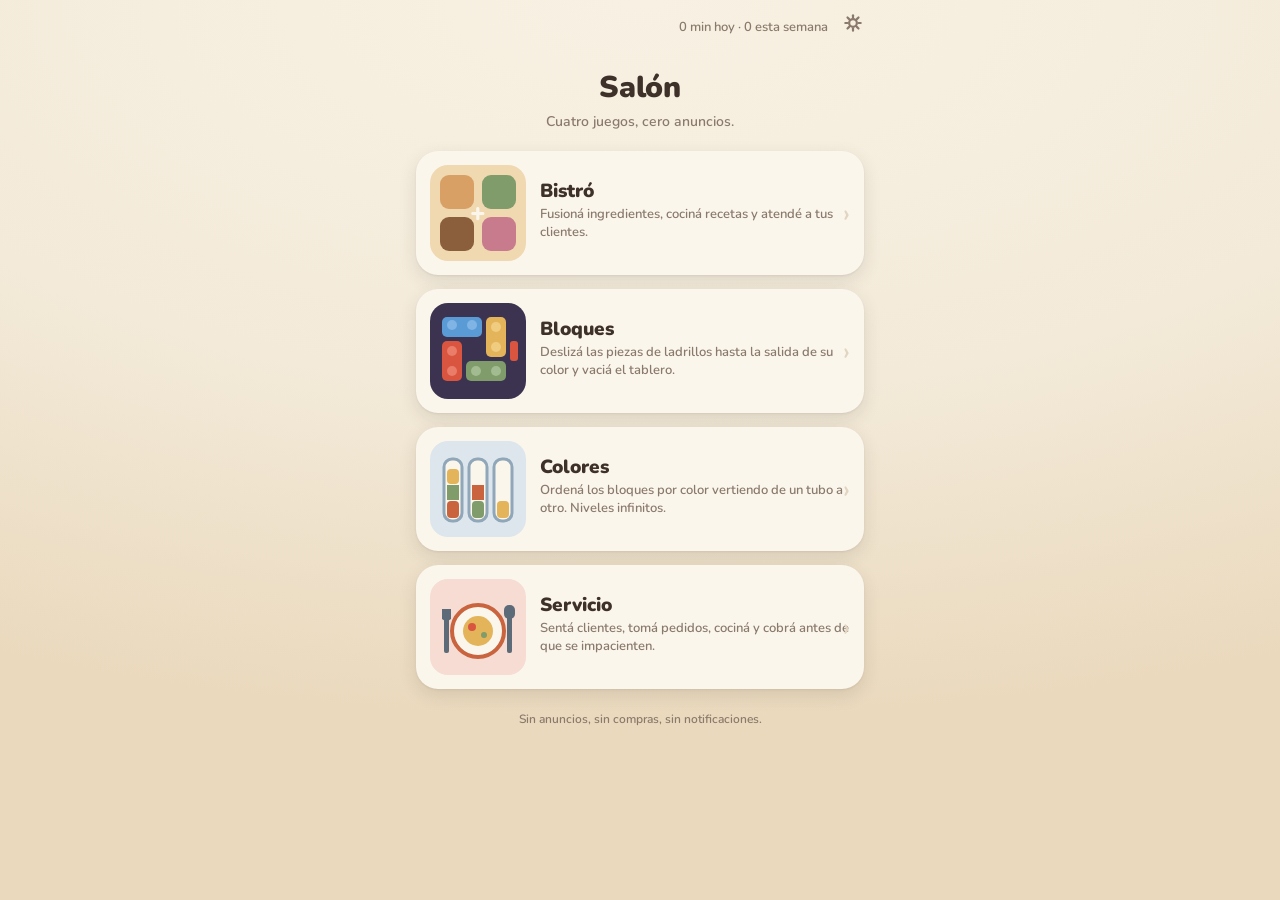
<file: index.html>
<!doctype html>
<html lang="es">
<head>
  <meta charset="utf-8">
  <meta name="viewport" content="width=device-width, initial-scale=1, viewport-fit=cover, user-scalable=no">
  <meta name="theme-color" content="#f3ead9">
  <meta name="apple-mobile-web-app-capable" content="yes">
  <meta name="apple-mobile-web-app-status-bar-style" content="default">
  <title>Salón</title>
  <link rel="manifest" href="manifest.json">
  <link rel="stylesheet" href="common.css">
  <style>
    .hub { max-width: 480px; margin: 0 auto; padding: 0 16px max(16px, env(safe-area-inset-bottom)); display: flex; flex-direction: column; gap: 14px; }
    .hero { text-align: center; padding: 18px 0 6px; }
    .hero h1 { margin: 0; font-size: 30px; font-weight: 900; letter-spacing: -.01em; }
    .hero p { margin: 4px 0 0; color: var(--muted); font-size: 14px; }
    .games { display: flex; flex-direction: column; gap: 14px; }
    .game {
      display: grid; grid-template-columns: 96px 1fr; gap: 14px; align-items: center;
      background: var(--paper); border-radius: 22px; padding: 14px; text-decoration: none; color: inherit;
      box-shadow: var(--shadow); transition: transform .12s; position: relative; overflow: hidden;
    }
    .game:active { transform: scale(.98); }
    .game .art { width: 96px; height: 96px; border-radius: 18px; display: grid; place-items: center; overflow: hidden; }
    .game .art svg { width: 100%; height: 100%; }
    .game h2 { margin: 0 0 2px; font-size: 19px; font-weight: 900; }
    .game p { margin: 0; color: var(--muted); font-size: 13px; line-height: 1.35; }
    .game .meta { margin-top: 6px; font-size: 12px; color: var(--accent); font-weight: 800; }
    .game .go { position: absolute; right: 14px; top: 50%; transform: translateY(-50%); color: var(--line); font-size: 26px; }
    .foot { text-align: center; color: var(--muted); font-size: 12px; margin-top: 8px; }
  </style>
</head>
<body>
  <div class="topbar" id="topbar"></div>
  <main class="hub">
    <div class="hero">
      <h1>Salón</h1>
      <p>Cuatro juegos, cero anuncios.</p>
    </div>
    <div class="games">
      <a class="game" href="merge/">
        <div class="art" style="background:#f0d8b0">
          <svg viewBox="0 0 96 96"><g><rect x="10" y="10" width="34" height="34" rx="9" fill="#d9a066"/><rect x="52" y="10" width="34" height="34" rx="9" fill="#7f9c6a"/><rect x="10" y="52" width="34" height="34" rx="9" fill="#8b5e3c"/><rect x="52" y="52" width="34" height="34" rx="9" fill="#c97b8e"/><text x="48" y="56" text-anchor="middle" font-size="26" font-family="Nunito, sans-serif" font-weight="900" fill="#fbf6ec">+</text></g></svg>
        </div>
        <div>
          <h2>Bistró</h2>
          <p>Fusioná ingredientes, cociná recetas y atendé a tus clientes.</p>
          <div class="meta" id="meta-merge"></div>
        </div>
        <div class="go">›</div>
      </a>
      <a class="game" href="blocks/">
        <div class="art" style="background:#3b3350">
          <svg viewBox="0 0 96 96"><g><rect x="12" y="14" width="40" height="20" rx="5" fill="#5a9bd6"/><circle cx="22" cy="22" r="5" fill="#7fb4e4"/><circle cx="42" cy="22" r="5" fill="#7fb4e4"/><rect x="56" y="14" width="20" height="40" rx="5" fill="#e4b45a"/><circle cx="66" cy="24" r="5" fill="#f0cc80"/><circle cx="66" cy="44" r="5" fill="#f0cc80"/><rect x="12" y="38" width="20" height="40" rx="5" fill="#d9553f"/><circle cx="22" cy="48" r="5" fill="#e97d6a"/><circle cx="22" cy="68" r="5" fill="#e97d6a"/><rect x="36" y="58" width="40" height="20" rx="5" fill="#7f9c6a"/><circle cx="46" cy="68" r="5" fill="#a3bb90"/><circle cx="66" cy="68" r="5" fill="#a3bb90"/><rect x="80" y="38" width="8" height="20" rx="3" fill="#d9553f"/></g></svg>
        </div>
        <div>
          <h2>Bloques</h2>
          <p>Deslizá las piezas de ladrillos hasta la salida de su color y vaciá el tablero.</p>
          <div class="meta" id="meta-blocks"></div>
        </div>
        <div class="go">›</div>
      </a>
      <a class="game" href="sort/">
        <div class="art" style="background:#dde6ec">
          <svg viewBox="0 0 96 96"><g><rect x="14" y="18" width="18" height="62" rx="8" fill="#fbf6ec" stroke="#8fa7b8" stroke-width="3"/><rect x="17" y="60" width="12" height="17" rx="4" fill="#c9643f"/><rect x="17" y="44" width="12" height="15" fill="#7f9c6a"/><rect x="17" y="28" width="12" height="15" rx="4" fill="#e4b45a"/><rect x="39" y="18" width="18" height="62" rx="8" fill="#fbf6ec" stroke="#8fa7b8" stroke-width="3"/><rect x="42" y="60" width="12" height="17" rx="4" fill="#7f9c6a"/><rect x="42" y="44" width="12" height="15" fill="#c9643f"/><rect x="64" y="18" width="18" height="62" rx="8" fill="#fbf6ec" stroke="#8fa7b8" stroke-width="3"/><rect x="67" y="60" width="12" height="17" rx="4" fill="#e4b45a"/></g></svg>
        </div>
        <div>
          <h2>Colores</h2>
          <p>Ordená los bloques por color vertiendo de un tubo a otro. Niveles infinitos.</p>
          <div class="meta" id="meta-sort"></div>
        </div>
        <div class="go">›</div>
      </a>
      <a class="game" href="diner/">
        <div class="art" style="background:#f6dcd2">
          <svg viewBox="0 0 96 96"><g><circle cx="48" cy="52" r="26" fill="#fbf6ec" stroke="#c9643f" stroke-width="4"/><circle cx="48" cy="52" r="15" fill="#e4b45a"/><circle cx="42" cy="48" r="4" fill="#d9553f"/><circle cx="54" cy="56" r="3" fill="#7f9c6a"/><rect x="14" y="30" width="5" height="44" rx="2" fill="#5d6b78"/><rect x="77" y="30" width="5" height="44" rx="2" fill="#5d6b78"/><path d="M12 30 h9 v10 q-4.5 4 -9 0 Z" fill="#5d6b78"/><rect x="74" y="26" width="11" height="14" rx="5" fill="#5d6b78"/></g></svg>
        </div>
        <div>
          <h2>Servicio</h2>
          <p>Sentá clientes, tomá pedidos, cociná y cobrá antes de que se impacienten.</p>
          <div class="meta" id="meta-diner"></div>
        </div>
        <div class="go">›</div>
      </a>
    </div>
    <p class="foot">Sin anuncios, sin compras, sin notificaciones.</p>
  </main>
  <script src="art.js"></script>
  <script src="common.js"></script>
  <script>
    HUB.mountTopbar(document.getElementById('topbar'), '', { back: false });
    try {
      const b = JSON.parse(localStorage.getItem('bistro.v2') || 'null');
      if (b) document.getElementById('meta-merge').textContent = `★ ${b.stars || 0} · ${(b.discovered || []).length} recetas`;
      const bl = JSON.parse(localStorage.getItem('blocks.v1') || 'null');
      if (bl) document.getElementById('meta-blocks').textContent = `Nivel ${bl.level || 1}`;
      const s = JSON.parse(localStorage.getItem('sort.v1') || 'null');
      if (s) document.getElementById('meta-sort').textContent = `Nivel ${s.level || 1}`;
      const d = JSON.parse(localStorage.getItem('diner.v1') || 'null');
      if (d) document.getElementById('meta-diner').textContent = `Día ${d.day || 1} · ${d.coins || 0} monedas`;
    } catch (e) {}
  </script>
</body>
</html>
</file>
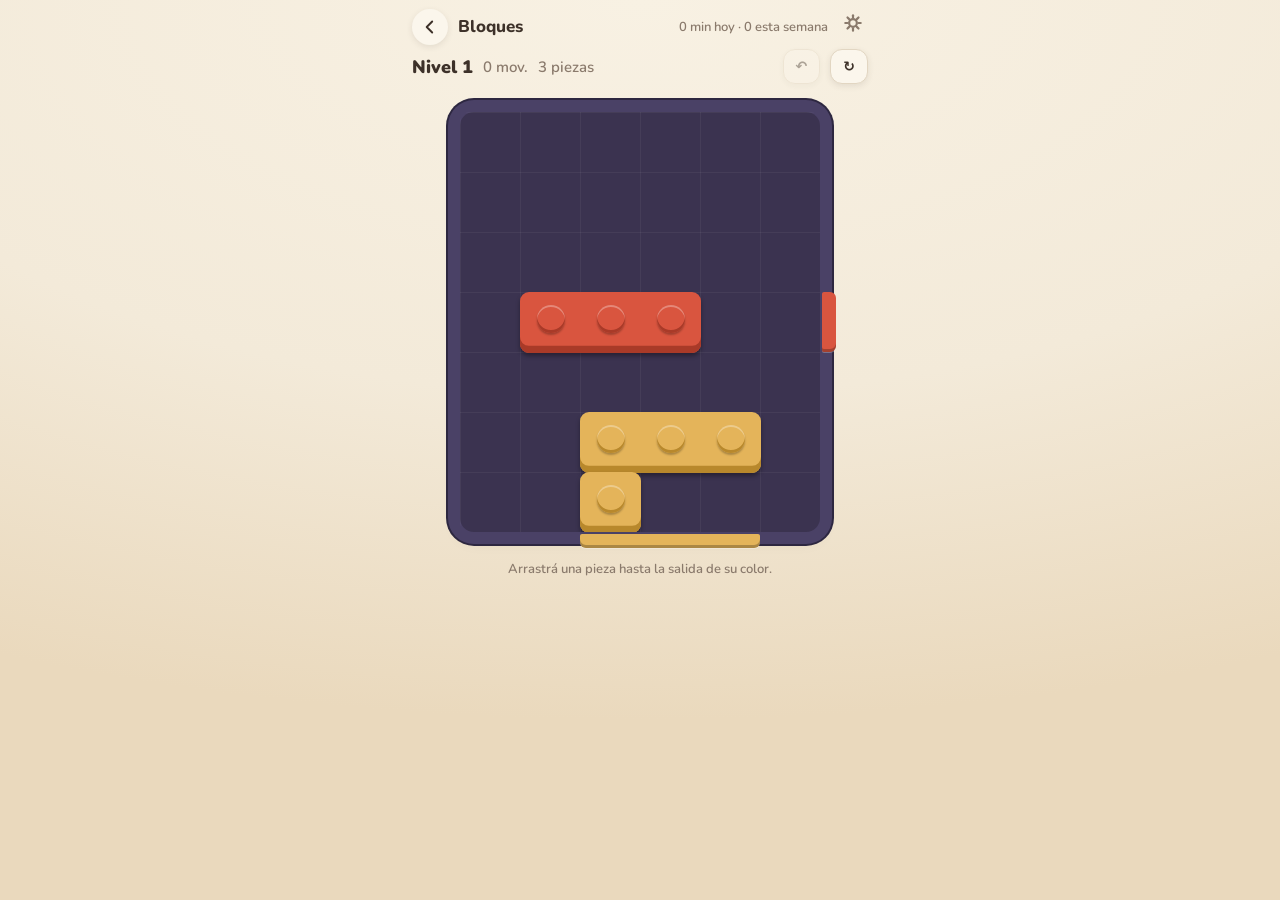
<file: blocks/index.html>
<!doctype html>
<html lang="es">
<head>
  <meta charset="utf-8">
  <meta name="viewport" content="width=device-width, initial-scale=1, viewport-fit=cover, user-scalable=no">
  <meta name="theme-color" content="#f3ead9">
  <meta name="apple-mobile-web-app-capable" content="yes">
  <title>Bloques</title>
  <link rel="manifest" href="../manifest.json">
  <link rel="stylesheet" href="../common.css">
  <link rel="stylesheet" href="blocks.css">
</head>
<body>
  <div class="topbar" id="topbar"></div>
  <main class="blocks">
    <div class="hud">
      <div class="level" id="level"></div>
      <div class="moves" id="moves"></div>
      <div class="moves" id="left"></div>
      <div class="spacer"></div>
      <button class="btn small-btn" id="undo">↶</button>
      <button class="btn small-btn" id="restart">↻</button>
    </div>
    <div class="frame-wrap">
      <div class="frame" id="frame">
        <div class="exits" id="exits"></div>
        <div class="board" id="board"></div>
      </div>
    </div>
    <p class="hint muted small">Arrastrá una pieza hasta la salida de su color.</p>
    <div class="status" id="status"></div>
    <div class="confetti" id="confetti"></div>

    <div class="overlay" id="win" hidden>
      <div class="card">
        <p class="muted small">Completado</p>
        <h1 id="win-title"></h1>
        <p id="win-text"></p>
        <div class="row"><button class="btn primary" id="win-next">Siguiente nivel</button></div>
      </div>
    </div>
    <div class="overlay" id="lock" hidden>
      <div class="card"><h1 id="lock-title"></h1><p id="lock-text"></p></div>
    </div>
  </main>
  <script src="../art.js"></script>
  <script src="../common.js"></script>
  <script>HUB.mountTopbar(document.getElementById('topbar'), 'Bloques');</script>
  <script src="blocks.js"></script>
</body>
</html>
</file>
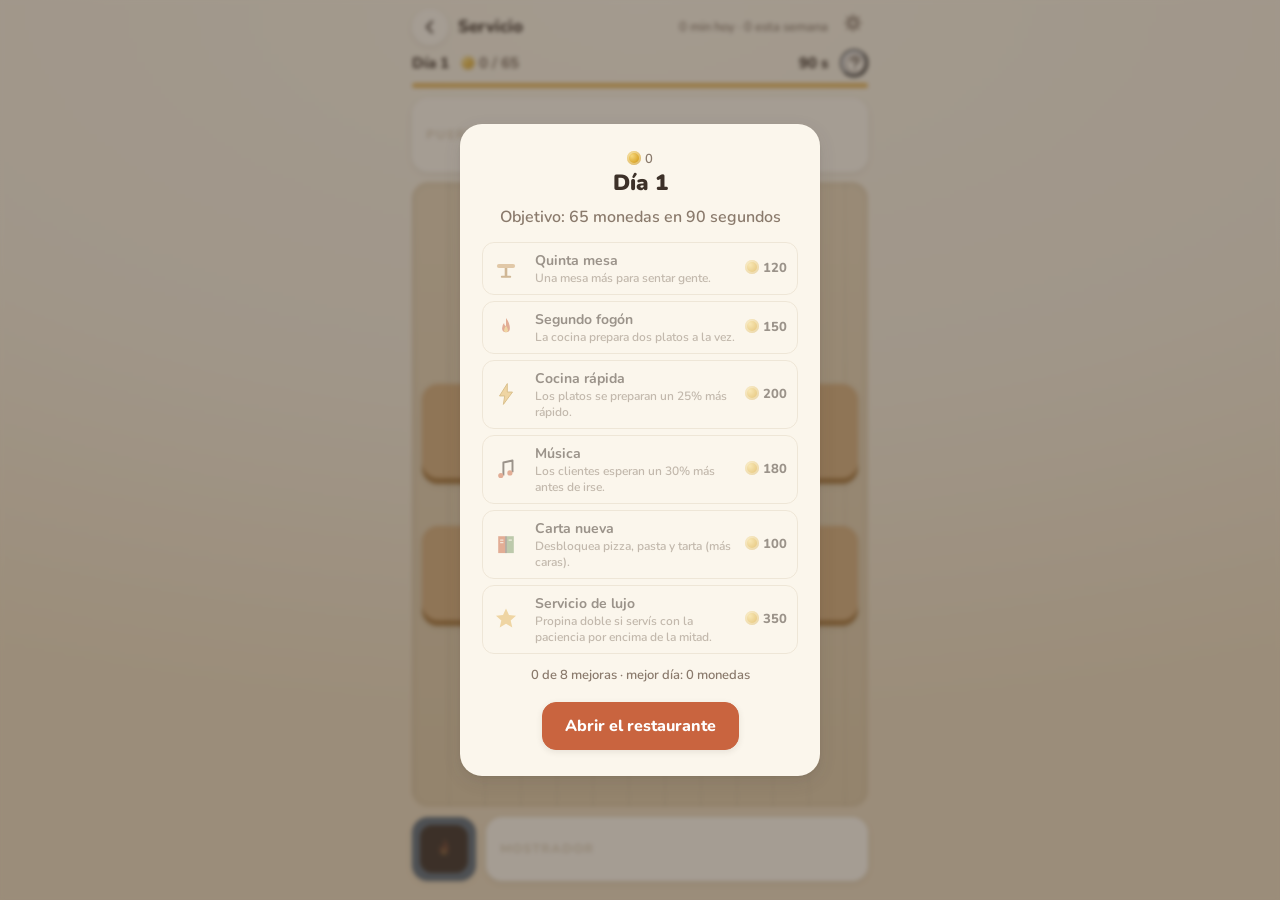
<file: diner/index.html>
<!doctype html>
<html lang="es">
<head>
  <meta charset="utf-8">
  <meta name="viewport" content="width=device-width, initial-scale=1, viewport-fit=cover, user-scalable=no">
  <meta name="theme-color" content="#f3ead9">
  <meta name="apple-mobile-web-app-capable" content="yes">
  <title>Servicio</title>
  <link rel="manifest" href="../manifest.json">
  <link rel="stylesheet" href="../common.css">
  <link rel="stylesheet" href="diner.css">
</head>
<body>
  <div class="topbar" id="topbar"></div>
  <main class="diner">
    <div class="hud">
      <div class="day" id="d-day"></div>
      <div class="coins" id="d-coins"></div>
      <div class="spacer"></div>
      <div class="time" id="d-time"></div>
      <button class="icon-btn" id="d-help" aria-label="Cómo se juega"></button>
    </div>
    <div class="timebar"><i id="d-timebar"></i></div>

    <section class="door">
      <div class="queue" id="queue"></div>
    </section>

    <section class="room" id="room"></section>

    <section class="service">
      <div class="kitchen" id="kitchen"></div>
      <div class="counter" id="counter"></div>
    </section>

    <div class="d-toast" id="d-toast" hidden></div>
    <div class="fx" id="fx"></div>

    <div class="overlay" id="start" hidden>
      <div class="card start-card">
        <p class="muted small" id="s-coins"></p>
        <h1 id="s-day"></h1>
        <p id="s-goal"></p>
        <div class="upgrades" id="upgrades"></div>
        <p class="muted small" id="s-prog"></p>
        <div class="row"><button class="btn primary big" id="s-start">Abrir el restaurante</button></div>
      </div>
    </div>
    <div class="overlay" id="end" hidden>
      <div class="card">
        <h1 id="end-title"></h1>
        <div class="stars" id="end-stars"></div>
        <p id="end-text"></p>
        <div class="row"><button class="btn primary" id="end-next">Seguir</button></div>
      </div>
    </div>
    <div class="overlay" id="help" hidden>
      <div class="card help-card">
        <h1>Cómo se juega</h1>
        <ol>
          <li><b>Puerta:</b> tocá un grupo y después una mesa libre (si solo hay una, se sientan solos).</li>
          <li><b>Pedido:</b> cuando aparece la burbuja con los platos, tocá la mesa para tomar nota.</li>
          <li><b>Cocina:</b> prepara los platos sola, de a uno por fogón.</li>
          <li><b>Servir:</b> tocá el plato del mostrador (va a su mesa) o la mesa que espera.</li>
          <li><b>Cobrar:</b> tocá la mesa cuando aparece la moneda. Servir rápido da propina.</li>
        </ol>
        <p class="muted small">Si la barra de paciencia se vacía, se van. El día dura 90 s.</p>
        <div class="row"><button class="btn primary" id="help-close">Entendido</button></div>
      </div>
    </div>
    <div class="overlay" id="lock" hidden>
      <div class="card"><h1 id="lock-title"></h1><p id="lock-text"></p></div>
    </div>
  </main>
  <script src="../art.js"></script>
  <script src="../common.js"></script>
  <script src="../merge/data.js"></script>
  <script src="../merge/icons.js"></script>
  <script>HUB.mountTopbar(document.getElementById('topbar'), 'Servicio'); document.getElementById('d-help').innerHTML = ART.icon('help', 26);</script>
  <script src="diner.js"></script>
</body>
</html>
</file>
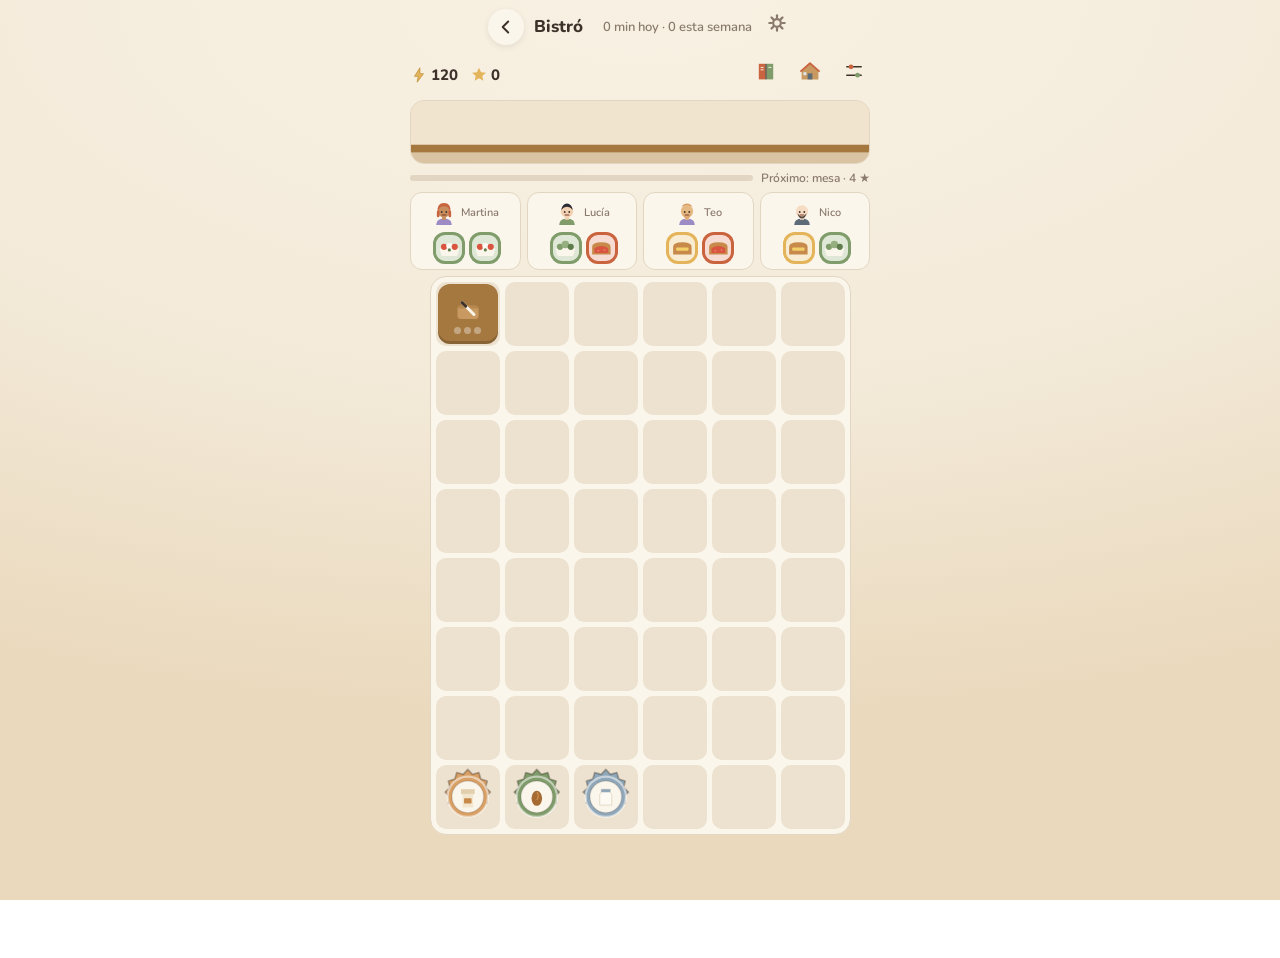
<file: merge/index.html>
<!doctype html>
<html lang="es">
<head>
  <meta charset="utf-8">
  <meta name="viewport" content="width=device-width, initial-scale=1, viewport-fit=cover, user-scalable=no">
  <meta name="theme-color" content="#f3ead9">
  <meta name="apple-mobile-web-app-capable" content="yes">
  <meta name="apple-mobile-web-app-status-bar-style" content="default">
  <title>Bistró</title>
  <link rel="manifest" href="../manifest.json">
  <link rel="stylesheet" href="../common.css">
  <link rel="stylesheet" href="style.css">
</head>
<body>
  <main id="app">
    <div class="topbar" id="topbar"></div>
    <header class="top">
      <div class="stat" id="energy" title="Energía de hoy"></div>
      <div class="stat" id="stars" title="Estrellas"></div>
      <div class="spacer" style="flex:1"></div>
      <button class="icon-btn" id="book-btn" aria-label="Recetas"></button>
      <button class="icon-btn" id="local-btn" aria-label="El local"></button>
      <button class="icon-btn" id="settings-btn" aria-label="Ajustes del Bistró"></button>
    </header>

    <section class="local-head">
      <div class="local-strip" id="local-strip" title="El local"></div>
      <div class="next"><div class="next-bar"><div class="next-fill" id="next-fill"></div></div><div class="next-text" id="next-text"></div></div>
    </section>

    <section class="orders" id="orders"></section>

    <section class="board-wrap">
      <div class="board" id="board"></div>
      <div class="trash" id="trash"></div>
    </section>

    <div class="notice" id="notice" hidden></div>

    <div class="overlay" id="overlay" hidden>
      <div class="card">
        <h1 id="overlay-title"></h1>
        <p id="overlay-text"></p>
      </div>
    </div>

    <div class="overlay" id="chain" hidden>
      <div class="card chain-card">
        <h1 id="chain-title"></h1>
        <div class="chain-body" id="chain-row"></div>
        <p id="chain-text"></p>
        <div class="row"><button type="button" id="chain-close">Cerrar</button></div>
      </div>
    </div>

    <div class="overlay" id="unlock" hidden>
      <div class="card unlock-card">
        <p class="muted small">Desbloqueado</p>
        <div class="unlock-art" id="unlock-art"></div>
        <h1 id="unlock-title"></h1>
        <p id="unlock-text"></p>
        <div class="row"><button type="button" class="primary" id="unlock-close">Seguir</button></div>
      </div>
    </div>

    <div class="overlay" id="local" hidden>
      <div class="card local-card">
        <h1>El local</h1>
        <div class="scene" id="local-scene"></div>
        <p id="local-caption"></p>
        <div class="row"><button type="button" id="local-close">Cerrar</button></div>
      </div>
    </div>

    <div class="overlay" id="settings" hidden>
      <div class="card settings-card">
        <h1>Ajustes</h1>
        <p class="muted small">Los cambios aplican desde el próximo reset (7:00).</p>
        <form id="settings-form"></form>
        <p class="muted small" style="margin-top:10px">Horario y límite de sesión: <a href="#" id="hub-limits">ajustes generales</a>.</p>
        <div class="row">
          <button type="button" id="settings-cancel">Cerrar</button>
          <button type="button" class="primary" id="settings-save">Guardar</button>
        </div>
      </div>
    </div>
  </main>
  <script src="../art.js"></script>
  <script src="../common.js"></script>
  <script src="data.js"></script>
  <script src="icons.js"></script>
  <script src="local.js"></script>
  <script>
    HUB.mountTopbar(document.getElementById('topbar'), 'Bistró');
    document.getElementById('book-btn').innerHTML = ART.icon('book', 24);
    document.getElementById('local-btn').innerHTML = ART.icon('house', 24);
    document.getElementById('settings-btn').innerHTML = ART.icon('sliders', 24);
    document.getElementById('trash').innerHTML = ART.icon('trash', 28);
  </script>
  <script src="app.js"></script>
</body>
</html>
</file>
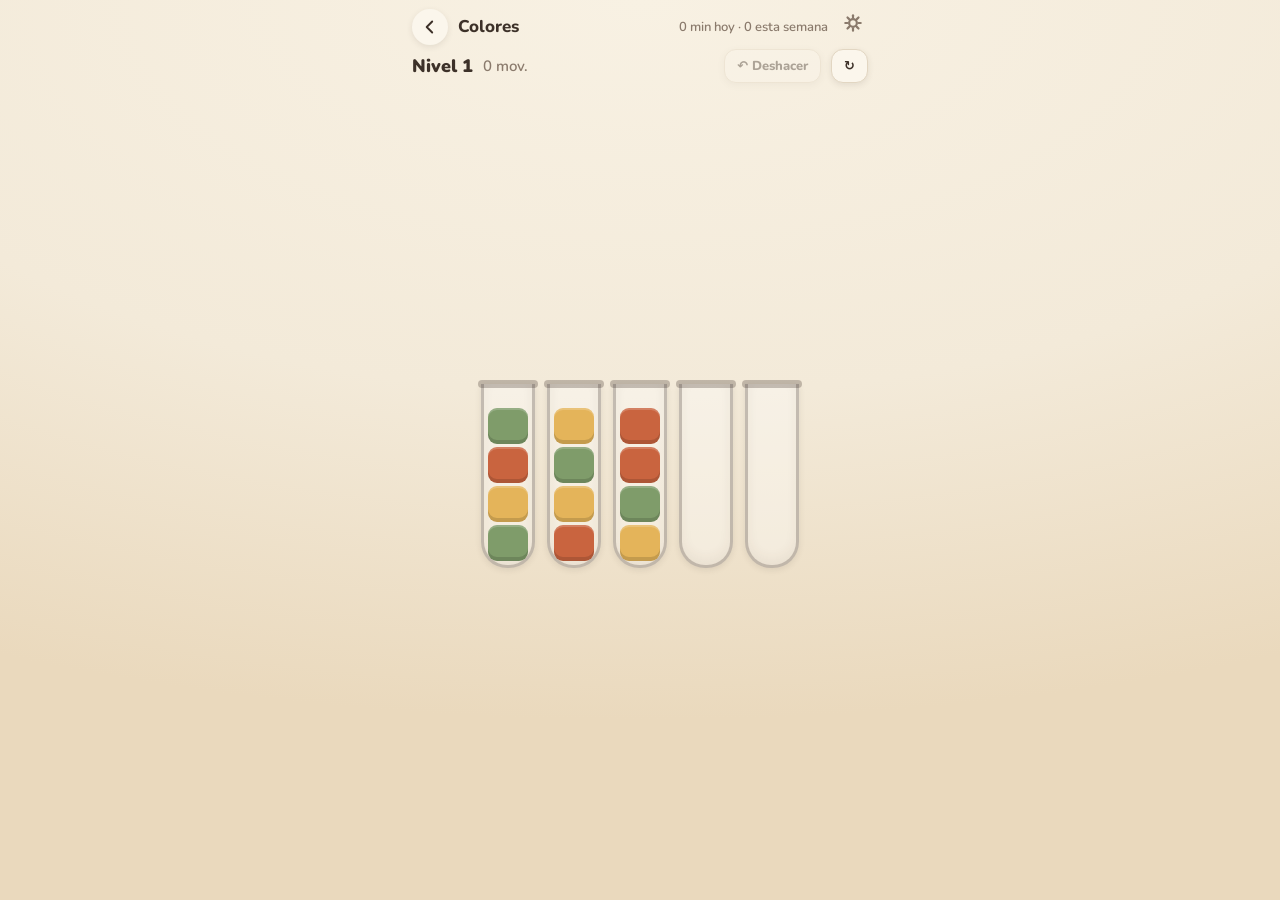
<file: sort/index.html>
<!doctype html>
<html lang="es">
<head>
  <meta charset="utf-8">
  <meta name="viewport" content="width=device-width, initial-scale=1, viewport-fit=cover, user-scalable=no">
  <meta name="theme-color" content="#f3ead9">
  <meta name="apple-mobile-web-app-capable" content="yes">
  <title>Colores</title>
  <link rel="manifest" href="../manifest.json">
  <link rel="stylesheet" href="../common.css">
  <link rel="stylesheet" href="sort.css">
</head>
<body>
  <div class="topbar" id="topbar"></div>
  <main class="sort">
    <div class="hud">
      <div class="level" id="level"></div>
      <div class="moves" id="moves"></div>
      <div class="spacer"></div>
      <button class="btn small-btn" id="undo">↶ Deshacer</button>
      <button class="btn small-btn" id="restart">↻</button>
    </div>
    <div class="tubes" id="tubes"></div>
    <div class="status" id="status"></div>
    <div class="confetti" id="confetti"></div>

    <div class="overlay" id="win" hidden>
      <div class="card">
        <p class="muted small">Completado</p>
        <h1 id="win-title"></h1>
        <p id="win-text"></p>
        <div class="row"><button class="btn primary" id="win-next">Siguiente nivel</button></div>
      </div>
    </div>
    <div class="overlay" id="lock" hidden>
      <div class="card"><h1 id="lock-title"></h1><p id="lock-text"></p></div>
    </div>
  </main>
  <script src="../art.js"></script>
  <script src="../common.js"></script>
  <script>HUB.mountTopbar(document.getElementById('topbar'), 'Colores');</script>
  <script src="sort.js"></script>
</body>
</html>
</file>
<file: common.css>
/* Base compartida por el hub y los tres juegos */
@import url('https://fonts.googleapis.com/css2?family=Nunito:wght@500;700;800;900&display=swap');

:root {
  --bg: #f3ead9;
  --bg2: #ead9bd;
  --paper: #fbf6ec;
  --ink: #3d3129;
  --muted: #8a7a6c;
  --line: #e2d6c2;
  --accent: #c9643f;
  --accent2: #e4b45a;
  --green: #5f8f4a;
  --shadow: 0 6px 18px rgba(61, 49, 41, .12), 0 1px 2px rgba(61, 49, 41, .08);
  --shadow-sm: 0 2px 6px rgba(61, 49, 41, .10);
  --r: 16px;
}

* { box-sizing: border-box; }
html, body {
  margin: 0; height: 100%;
  background: radial-gradient(120% 80% at 50% 0%, #f8f1e3 0%, var(--bg) 55%, var(--bg2) 100%) fixed;
  color: var(--ink);
  font-family: 'Nunito', ui-rounded, system-ui, sans-serif;
  font-weight: 600;
  -webkit-tap-highlight-color: transparent;
  overscroll-behavior: none;
  touch-action: manipulation;
  -webkit-font-smoothing: antialiased;
}
button { font: inherit; }

/* Barra superior común */
.topbar {
  display: flex; align-items: center; gap: 10px;
  padding: max(8px, env(safe-area-inset-top)) 12px 4px;
  max-width: 480px; margin: 0 auto;
  font-size: 14px;
}
.topbar .back {
  width: 36px; height: 36px; border-radius: 50%; border: 0;
  background: var(--paper); box-shadow: var(--shadow-sm); color: var(--ink);
  font-size: 18px; cursor: pointer; display: grid; place-items: center;
}
.topbar .title { font-weight: 800; font-size: 17px; }
.topbar .spacer { flex: 1; }
.topbar .mins { color: var(--muted); font-variant-numeric: tabular-nums; font-size: 13px; }
.topbar .icon-btn {
  background: none; border: 0; font-size: 20px; color: var(--muted); cursor: pointer; padding: 4px;
}

/* Tarjeta / overlay comunes */
.overlay {
  position: fixed; inset: 0; z-index: 100;
  background: rgba(61, 49, 41, .45); backdrop-filter: blur(2px);
  display: flex; align-items: center; justify-content: center; padding: 24px;
}
.overlay[hidden] { display: none; }
.card {
  background: var(--paper); border-radius: 22px; padding: 26px 22px;
  max-width: 360px; width: 100%; text-align: center; box-shadow: var(--shadow);
  animation: cardIn .25s ease-out;
}
@keyframes cardIn { from { transform: translateY(12px) scale(.96); opacity: 0; } to { transform: none; opacity: 1; } }
.card h1 { margin: 0 0 8px; font-size: 22px; font-weight: 900; }
.card p { margin: 0; color: var(--muted); line-height: 1.45; }
.card .row { display: flex; gap: 8px; margin-top: 18px; justify-content: center; }
.btn {
  font: inherit; font-weight: 800; padding: 10px 20px; border-radius: 14px; cursor: pointer;
  border: 1px solid var(--line); background: var(--paper); color: var(--ink);
  box-shadow: var(--shadow-sm); transition: transform .08s;
}
.btn:active { transform: scale(.97); }
.btn.primary { background: var(--accent); border-color: var(--accent); color: #fff; }
.btn.gold { background: var(--accent2); border-color: var(--accent2); color: var(--ink); }
.muted { color: var(--muted); }
.small { font-size: 13px; }

/* Ajustes del hub */
.settings-card { text-align: left; }
.settings-card label {
  display: flex; justify-content: space-between; align-items: center; gap: 12px;
  padding: 10px 0; border-bottom: 1px solid var(--line); font-size: 15px;
}
.settings-card label span { flex: 1; }
.settings-card input[type=number] {
  width: 76px; text-align: right; font: inherit; border: 1px solid var(--line); border-radius: 10px;
  padding: 6px 8px; background: #fff; color: var(--ink);
}
.switch { position: relative; width: 44px; height: 26px; flex: none; }
.switch input { opacity: 0; width: 0; height: 0; }
.switch i {
  position: absolute; inset: 0; border-radius: 13px; background: var(--line); transition: .2s; cursor: pointer;
}
.switch i::after {
  content: ""; position: absolute; width: 20px; height: 20px; left: 3px; top: 3px;
  border-radius: 50%; background: #fff; transition: .2s; box-shadow: 0 1px 3px rgba(0,0,0,.2);
}
.switch input:checked + i { background: var(--green); }
.switch input:checked + i::after { transform: translateX(18px); }
.settings-card h2 { font-size: 13px; text-transform: uppercase; letter-spacing: .08em; color: var(--muted); margin: 16px 0 2px; }

.toast {
  position: fixed; left: 50%; bottom: max(20px, env(safe-area-inset-bottom)); transform: translateX(-50%);
  background: var(--ink); color: #fff; padding: 10px 16px; border-radius: 999px; font-size: 14px;
  box-shadow: var(--shadow); z-index: 200; animation: toastIn .25s ease-out; pointer-events: none;
}
@keyframes toastIn { from { transform: translate(-50%, 10px); opacity: 0; } to { transform: translate(-50%, 0); opacity: 1; } }
</file>
<file: blocks/blocks.css>
.blocks { max-width: 480px; margin: 0 auto; padding: 0 12px max(12px, env(safe-area-inset-bottom)); display: flex; flex-direction: column; gap: 10px; user-select: none; }
.hud { display: flex; align-items: center; gap: 10px; font-size: 15px; }
.hud .level { font-weight: 900; font-size: 18px; }
.hud .moves { color: var(--muted); font-variant-numeric: tabular-nums; }
.hud .spacer { flex: 1; }
.small-btn { padding: 7px 12px; font-size: 14px; border-radius: 12px; }
.small-btn:disabled { opacity: .4; }
.hint { text-align: center; margin: 0; }
.status { text-align: center; color: var(--muted); font-size: 13px; min-height: 18px; }

.frame-wrap { display: flex; justify-content: center; padding: 18px 0; }
.frame {
  --cell: 48px; --w: 6; --h: 7;
  position: relative;
  width: calc(var(--w) * var(--cell)); height: calc(var(--h) * var(--cell));
  background: #3b3350;
  border-radius: 14px;
  box-shadow: 0 0 0 12px #4a4166, 0 0 0 14px #2d2740, var(--shadow);
}
.board {
  position: absolute; inset: 0; overflow: hidden; border-radius: 10px;
  background-image:
    linear-gradient(rgba(255,255,255,.05) 1px, transparent 1px),
    linear-gradient(90deg, rgba(255,255,255,.05) 1px, transparent 1px);
  background-size: var(--cell) var(--cell);
  touch-action: none;
}
.exits { position: absolute; inset: 0; pointer-events: none; }
.exit { position: absolute; border-radius: 6px; box-shadow: inset 0 -3px 0 rgba(0,0,0,.25), 0 1px 0 rgba(255,255,255,.25); }
.exit.N, .exit.S { height: 14px; }
.exit.W, .exit.E { width: 14px; }
.exit.N { border-radius: 6px 6px 2px 2px; } .exit.S { border-radius: 2px 2px 6px 6px; }
.exit.W { border-radius: 6px 2px 2px 6px; } .exit.E { border-radius: 2px 6px 6px 2px; }

.wall {
  position: absolute; left: calc(var(--x) * var(--cell)); top: calc(var(--y) * var(--cell));
  width: var(--cell); height: var(--cell); padding: 3px;
}
.wall::before { content: ""; display: block; width: 100%; height: 100%; border-radius: 8px; background: #6b6188; box-shadow: inset 0 -4px 0 #504869, inset 0 2px 0 rgba(255,255,255,.12); }

.piece {
  position: absolute; left: calc(var(--x) * var(--cell)); top: calc(var(--y) * var(--cell));
  width: 0; height: 0; cursor: grab;
  transition: left .07s linear, top .07s linear;
  filter: drop-shadow(0 3px 2px rgba(0,0,0,.35));
}
.piece.dragging { transition: none; cursor: grabbing; filter: drop-shadow(0 8px 8px rgba(0,0,0,.45)); z-index: 5; }
.piece .cell {
  position: absolute; left: calc(var(--x) * var(--cell)); top: calc(var(--y) * var(--cell));
  width: calc(var(--cell) + 1px); height: calc(var(--cell) + 1px);
}
.piece .cell.bottom { box-shadow: inset 0 calc(var(--cell) * -0.12) 0 var(--dark); }
.piece .cell.top { background-image: linear-gradient(rgba(255,255,255,.22), rgba(255,255,255,.22)); background-size: 100% 2px; background-repeat: no-repeat; }
.piece .cell i {
  position: absolute; left: 50%; top: 44%; transform: translate(-50%, -50%);
  width: 46%; height: 46%; border-radius: 50%;
  background: inherit;
  box-shadow: inset 0 -3px 0 var(--dark), inset 0 2px 0 rgba(255,255,255,.3), 0 2px 2px rgba(0,0,0,.25);
}

.piece.exit-N { animation: outN .22s ease-in forwards; } .piece.exit-S { animation: outS .22s ease-in forwards; }
.piece.exit-W { animation: outW .22s ease-in forwards; } .piece.exit-E { animation: outE .22s ease-in forwards; }
@keyframes outN { to { transform: translateY(calc(var(--cell) * -4)); opacity: 0; } }
@keyframes outS { to { transform: translateY(calc(var(--cell) * 4)); opacity: 0; } }
@keyframes outW { to { transform: translateX(calc(var(--cell) * -4)); opacity: 0; } }
@keyframes outE { to { transform: translateX(calc(var(--cell) * 4)); opacity: 0; } }

.confetti { position: fixed; inset: 0; pointer-events: none; overflow: hidden; z-index: 150; }
.confetti i { position: absolute; top: 30%; width: 10px; height: 14px; border-radius: 3px; animation: fall 1.5s ease-in forwards; }
@keyframes fall { 0% { transform: translate(0, 0) rotate(0); opacity: 1; } 100% { transform: translate(var(--dx), 70vh) rotate(540deg); opacity: 0; } }
</file>
<file: diner/diner.css>
.diner { max-width: 480px; margin: 0 auto; padding: 0 12px max(12px, env(safe-area-inset-bottom)); display: flex; flex-direction: column; gap: 10px; user-select: none; min-height: calc(100vh - 56px); }
.coin { display: inline-block; width: 14px; height: 14px; border-radius: 50%; background: radial-gradient(circle at 35% 35%, #f6d77c, #d9a52a 60%, #b8882c); box-shadow: inset 0 0 0 2px rgba(255,255,255,.35); vertical-align: -2px; margin-right: 4px; }
.bubble .coin { width: 22px; height: 22px; margin: 0; }
.hud { display: flex; align-items: center; gap: 12px; font-size: 15px; font-weight: 800; }
.hud .coins { color: var(--muted); }
.hud .spacer { flex: 1; }
.hud .time { font-variant-numeric: tabular-nums; }
.hud .icon-btn { width: 28px; height: 28px; border-radius: 50%; display: grid; place-items: center; padding: 0; line-height: 0; }
.timebar { height: 5px; border-radius: 3px; background: var(--line); overflow: hidden; margin-top: -4px; }
.timebar i { display: block; height: 100%; background: var(--accent2); transition: width .3s linear; }

/* Puerta / cola */
.door { background: var(--paper); border-radius: var(--r); padding: 8px; box-shadow: var(--shadow-sm); min-height: 74px; }
.queue { display: flex; gap: 8px; align-items: center; min-height: 58px; overflow-x: auto; }
.empty-hint { color: var(--line); font-weight: 900; font-size: 13px; letter-spacing: .08em; text-transform: uppercase; padding: 0 6px; }
.guest {
  flex: none; display: flex; flex-direction: column; gap: 4px; align-items: center;
  padding: 6px 8px; border-radius: 12px; background: var(--bg); cursor: pointer; border: 2px solid transparent;
  transition: transform .12s;
}
.guest.selected { border-color: var(--ink); transform: translateY(-3px); }
.faces { display: flex; line-height: 0; } .faces svg + svg { margin-left: -8px; }
.bar { width: 44px; height: 5px; border-radius: 3px; background: var(--line); overflow: hidden; }
.bar i { display: block; height: 100%; border-radius: 3px; transition: width .2s linear; }
.bar.neutral i { background: var(--muted) !important; }

/* Sala */
.room {
  --tables: 4;
  display: grid; grid-template-columns: repeat(2, 1fr); gap: 14px 18px;
  padding: 14px 10px 6px;
  flex: 1; align-content: center;
  background:
    repeating-linear-gradient(90deg, rgba(61,49,41,.05) 0 2px, transparent 2px 36px),
    linear-gradient(#e6d5b8, #dcc8a6);
  border-radius: var(--r); box-shadow: inset 0 2px 8px rgba(61,49,41,.08);
}
.room[style*="--tables: 5"], .room[style*="--tables: 6"], .room[style*="--tables:5"], .room[style*="--tables:6"] { grid-template-columns: repeat(3, 1fr); gap: 12px 10px; }
.table { position: relative; height: 128px; cursor: pointer; display: flex; flex-direction: column; align-items: center; justify-content: flex-end; }
.table .top {
  width: 100%; height: 100px; border-radius: 16px;
  background: #c89a62; box-shadow: inset 0 -6px 0 #a5783f, var(--shadow-sm);
  display: flex; flex-direction: column; align-items: center; justify-content: center; gap: 4px;
  position: relative; transition: transform .12s, box-shadow .12s;
}
.table .legs { width: 60%; height: 10px; background: #a5783f; border-radius: 0 0 6px 6px; margin-top: -2px; }
.table.free .top { background: #d4ad7c; }
.table.free .plate-empty { width: 30px; height: 30px; border-radius: 50%; background: var(--paper); opacity: .6; }
.table.target .top { box-shadow: 0 0 0 3px var(--green), var(--shadow-sm); animation: pulse 1s ease-in-out infinite; }
@keyframes pulse { 0%, 100% { transform: scale(1); } 50% { transform: scale(1.03); } }
.table.ordering .top, .table.paying .top { box-shadow: 0 0 0 3px var(--accent2), var(--shadow-sm); }
.table .faces svg { width: 34px; height: 34px; }
.bubble {
  background: var(--paper); border-radius: 12px; padding: 3px 6px; font-size: 18px; line-height: 0; display: flex; gap: 2px; align-items: center;
  box-shadow: var(--shadow-sm); position: relative; white-space: nowrap;
}
.bubble::after { content: ""; position: absolute; left: 50%; top: -6px; transform: translateX(-50%); border: 6px solid transparent; border-bottom-color: var(--paper); border-top: 0; }
.bubble.think { color: var(--muted); font-weight: 900; line-height: 1.2; }
.bubble svg { width: 26px; height: 26px; }
.bubble.order { animation: bob .8s ease-in-out infinite; }
@keyframes bob { 0%, 100% { transform: translateY(0); } 50% { transform: translateY(-3px); } }
.bubble.wait span { opacity: .45; } .bubble.wait span.got { opacity: 1; }
.bubble.pay { animation: bob .8s ease-in-out infinite; }

/* Cocina + mostrador */
.service { display: flex; gap: 10px; }
.kitchen {
  display: flex; gap: 8px; align-items: center; padding: 8px; background: #5d6b78; border-radius: var(--r); box-shadow: var(--shadow-sm);
  min-height: 64px;
}
.stove { width: 48px; height: 48px; border-radius: 12px; background: #3d3129; position: relative; display: grid; place-items: center; }
.stove .dish { z-index: 1; line-height: 0; } .stove .dish svg { width: 30px; height: 30px; }
.stove .dish.dim { opacity: .35; }
.stove .ring {
  position: absolute; inset: 3px; border-radius: 10px;
  background: conic-gradient(var(--accent2) calc(var(--p) * 1%), transparent 0);
  mask: radial-gradient(farthest-side, transparent 68%, #000 70%); -webkit-mask: radial-gradient(farthest-side, transparent 68%, #000 70%);
}
.tnum {
  position: absolute; right: -4px; bottom: -4px; background: var(--ink); color: #fff; font-size: 10px; font-weight: 900;
  width: 16px; height: 16px; border-radius: 50%; display: grid; place-items: center; z-index: 2;
}
.pending { color: #dde6ec; font-size: 12px; padding-left: 4px; }
.counter {
  flex: 1; display: flex; gap: 8px; align-items: center; padding: 8px; background: var(--paper); border-radius: var(--r); box-shadow: var(--shadow-sm);
  min-height: 64px; overflow-x: auto;
}
.plate { flex: none; width: 48px; height: 48px; border-radius: 50%; background: var(--bg); position: relative; display: grid; place-items: center; cursor: pointer; box-shadow: inset 0 0 0 3px var(--line); animation: drop .25s ease-out; }
.plate .dish { line-height: 0; } .plate .dish svg { width: 34px; height: 34px; }
@keyframes drop { from { transform: translateY(-14px); opacity: 0; } to { transform: none; opacity: 1; } }

.d-toast { text-align: center; color: var(--muted); font-size: 13px; min-height: 18px; }
.fx { position: fixed; inset: 0; pointer-events: none; z-index: 50; }
.float { position: absolute; transform: translateX(-50%); font-weight: 900; font-size: 18px; color: var(--ink); text-shadow: 0 1px 0 #fff; }
.float.good { color: var(--green); }

/* Menú de día */
.start-card { max-height: 88vh; display: flex; flex-direction: column; }
.upgrades { display: flex; flex-direction: column; gap: 6px; margin: 12px 0; overflow-y: auto; text-align: left; }
.upg {
  display: grid; grid-template-columns: 32px 1fr auto; gap: 10px; align-items: center;
  padding: 8px 10px; border-radius: 12px; border: 1px solid var(--line); background: var(--paper); color: var(--ink); cursor: pointer; text-align: left;
}
.upg .ic { line-height: 0; }
.upg .tx { display: flex; flex-direction: column; } .upg .tx b { font-size: 14px; } .upg .tx small { color: var(--muted); font-size: 12px; }
.upg .pr { font-weight: 800; font-size: 13px; white-space: nowrap; }
.upg.can { border-color: var(--accent2); background: #fbf1d9; }
.upg.owned { opacity: .55; } .upg.owned .pr { color: var(--green); }
.upg:disabled:not(.owned) { opacity: .5; cursor: default; }
.btn.big { padding: 12px 22px; font-size: 16px; }
.stars { display: flex; justify-content: center; gap: 4px; margin: 4px 0 8px; } .stars .off { filter: grayscale(1) opacity(.3); }
.help-card { text-align: left; } .help-card ol { padding-left: 20px; margin: 8px 0; line-height: 1.5; font-size: 14px; } .help-card h1 { text-align: center; }
</file>
<file: merge/style.css>
:root {
  --cell: #ece2cf;
  --cols: 6;
  --rows: 8;
  --gap: 5px;
}


#app {
  max-width: 480px;
  margin: 0 auto;
  min-height: 100dvh;
  display: flex;
  flex-direction: column;
  padding: 0 10px max(6px, env(safe-area-inset-bottom));
  gap: 6px;
}
.board-wrap { flex: 1; min-height: 0; display: flex; align-items: flex-start; justify-content: center; position: relative; }
#app .topbar { padding-left: 0; padding-right: 0; }

.top {
  display: flex;
  align-items: center;
  gap: 12px;
  font-size: 15px;
  font-weight: 800;
}
.stat { font-variant-numeric: tabular-nums; display: inline-flex; align-items: center; gap: 3px; }
.stat.time { color: var(--muted); flex: 1; }
.icon-btn {
  background: none; border: 0; font-size: 20px; color: var(--muted);
  cursor: pointer; padding: 4px;
}

/* Cabecera del local */
.local-head { display: flex; flex-direction: column; gap: 6px; }
.local-strip {
  height: 64px; border-radius: 14px; overflow: hidden; border: 1px solid var(--line);
  background: #f1e4cf; cursor: pointer; line-height: 0;
}
.local-strip svg { width: 100%; height: 100%; display: block; }
.next { display: flex; align-items: center; gap: 8px; font-size: 12px; color: var(--muted); }
.next-bar { flex: 1; height: 6px; border-radius: 3px; background: var(--line); overflow: hidden; }
.next-fill { height: 100%; background: #c9a24a; border-radius: 3px; transition: width .4s; }
.next-text { white-space: nowrap; }

.unlock-card .unlock-art { display: flex; justify-content: center; margin: 8px 0 12px; }
.unlock-card .unlock-art svg { width: 160px; height: 110px; border-radius: 12px; }
.unlock-card .small { font-size: 12px; letter-spacing: .08em; text-transform: uppercase; margin-bottom: 4px; }
.unlock-card .row { display: flex; justify-content: center; margin-top: 16px; }
.unlock-card button {
  font: inherit; padding: 8px 20px; border-radius: 10px;
  border: 1px solid var(--accent); background: var(--accent); color: #fff; cursor: pointer;
}

/* Pedidos */
.orders {
  display: grid;
  grid-template-columns: repeat(4, 1fr);
  gap: 6px;
}
.order {
  background: var(--paper);
  border: 1px solid var(--line);
  border-radius: 12px;
  padding: 6px 4px 7px;
  display: flex;
  flex-direction: column;
  gap: 5px;
  align-items: center;
  min-height: 64px;
  transition: background .15s, transform .15s;
}
.order .who { display: flex; align-items: center; gap: 4px; font-size: 11px; color: var(--muted); max-width: 100%; }
.order .who .face { line-height: 0; } .order .who .face svg { width: 26px; height: 26px; }
.order .who .name { overflow: hidden; text-overflow: ellipsis; white-space: nowrap; }
.order .dishes { display: flex; flex-wrap: wrap; justify-content: center; gap: 4px; }
.order.done { background: #eef3e6; border-color: #cfdcc1; }
.order.done .who { color: #5f8f4a; }
.order .thanks { font-size: 13px; font-weight: 700; color: #5f8f4a; margin: auto 0; }
.order .thanks.pop { animation: pop .5s ease-out; }
@keyframes pop { 0% { transform: scale(.4); opacity: 0; } 60% { transform: scale(1.25); opacity: 1; } 100% { transform: scale(1); } }
#stars.bump { animation: bump .5s ease-out; }
@keyframes bump { 0% { transform: scale(1); } 40% { transform: scale(1.5); color: #c9643f; } 100% { transform: scale(1); } }
.item.gift { animation: gift 1.2s ease-out 2; }
@keyframes gift { 0%, 100% { transform: scale(1); } 50% { transform: scale(1.12); box-shadow: 0 0 0 4px #e4b45a; } }
.order.ready { border-color: #7f9c6a; background: #f1f5ea; }
.order.accepts { border-color: #7f9c6a; border-style: dashed; background: #e7f0dd; }
.order.target { background: #d7e6c6; transform: scale(1.06); border-style: solid; }
.order .item { position: static; width: 32px; height: 32px; font-size: 13px; flex: none; }

.order .item.have { outline: 3px solid #5f8f4a; outline-offset: 1px; }
.order .item.have::before {
  content: "✓"; position: absolute; top: -6px; right: -6px;
  width: 16px; height: 16px; border-radius: 50%;
  background: #5f8f4a; color: #fff; font-size: 11px; line-height: 16px; text-align: center; font-weight: 700;
}
.order .item { position: relative; }
.order .item.done { opacity: .25; }

/* Tablero */
.board-wrap { position: relative; }
.board {
  display: grid;
  grid-template-columns: repeat(var(--cols), var(--cellpx, 1fr));
  width: max-content; max-width: 100%; margin: 0 auto;
  gap: var(--gap);
  background: var(--paper);
  border: 1px solid var(--line);
  border-radius: 16px;
  padding: var(--gap);
  user-select: none;
  touch-action: none;
}
.cell {
  aspect-ratio: 1;
  width: var(--cellpx, auto);
  background: var(--cell);
  border-radius: 10px;
  position: relative;
}
.cell.over { background: #e3d7bf; }

.item {
  position: absolute;
  inset: 2px;
  border-radius: 12px;
  display: flex;
  align-items: center;
  justify-content: center;
  font-weight: 700;
  font-size: 16px;
  color: #fff;
  text-shadow: 0 1px 0 rgba(0,0,0,.15);
  box-shadow: inset 0 -3px 0 rgba(0,0,0,.12);
  touch-action: none;
  cursor: grab;
}
.item svg { width: 96%; height: 96%; display: block; }
.item .lvl {
  position: absolute; right: 3px; bottom: 2px;
  font-size: 10px; font-weight: 700; color: var(--ink); opacity: .6;
}
.item.gen {
  border-radius: 50%;
  box-shadow: none;
  background: none !important;
  color: #fff;
  font-size: 26px;
  border: 0 !important;
  border: 3px dashed rgba(255,255,255,.7);
  font-size: 22px;
  cursor: pointer;
}
.item.station {
  border-radius: 12px;
  box-shadow: inset 0 -3px 0 rgba(0,0,0,.18);
  flex-direction: column; gap: 2px;
  cursor: pointer;
}
.item.station .st-icon { line-height: 0; } .item.station .st-icon svg { width: 30px; height: 30px; }
.item.station .st-slots { display: flex; gap: 3px; }
.item.station .st-slots i { width: 7px; height: 7px; border-radius: 50%; background: rgba(255,255,255,.35); }
.item.station .st-slots i.full { background: #fff; }
.item.dish.big::after { content: "×2"; position: absolute; bottom: 2px; right: 4px; font-size: 9px; font-weight: 700; color: var(--ink); opacity: .7; }
.cell.over .item.station { filter: brightness(1.15); }
.item.gen.empty { filter: saturate(.2) brightness(1.1); opacity: .7; }
.item.dragging {
  position: fixed;
  inset: auto;
  width: 56px; height: 56px;
  z-index: 50;
  pointer-events: none;
  transform: translate(-50%, -50%) scale(1.1);
  box-shadow: 0 8px 20px rgba(0,0,0,.25);
}
.item.ghost { opacity: .25; }
.item.wants { box-shadow: inset 0 0 0 3px #5f8f4a; animation: wants 1.6s ease-in-out infinite; }
.item.wants::before {
  content: "✓";
  position: absolute; top: -5px; right: -5px;
  width: 17px; height: 17px; border-radius: 50%;
  background: #5f8f4a; color: #fff;
  font-size: 11px; line-height: 17px; text-align: center; font-weight: 700;
  box-shadow: 0 1px 2px rgba(0,0,0,.25);
}
@keyframes wants { 0%, 100% { transform: translateY(0); } 50% { transform: translateY(-2px); } }

/* Nivel máximo */
.item.max::after {
  content: "★";
  position: absolute; top: 2px; right: 5px;
  font-size: 10px; opacity: .8;
}

.trash {
  position: absolute;
  left: 50%; bottom: -8px;
  transform: translate(-50%, 100%);
  background: var(--paper);
  border: 1px solid var(--line);
  border-radius: 999px;
  width: 56px; height: 56px;
  display: flex; align-items: center; justify-content: center;
  opacity: 0;
  transition: opacity .15s, background .15s;
  pointer-events: none;
  line-height: 0;
}
.trash.show { opacity: 1; }
.trash.over { background: #f3d4c9; }

.notice {
  text-align: center;
  color: var(--muted);
  font-size: 14px;
}

.chain-card { text-align: left; max-height: 85vh; display: flex; flex-direction: column; }
.chain-card h1 { text-align: center; font-size: 20px; }
.chain-card .chain-body { overflow-y: auto; margin: 8px 0; -webkit-overflow-scrolling: touch; }
.chain-body .item { position: static; width: 36px; height: 36px; flex: none; }
.chain-body .item .lvl { font-size: 8px; }
.tree-node, .tree-chain, .tree-station, .book-row {
  display: flex; align-items: center; gap: 6px;
  padding: 3px 0 3px calc(var(--d, 0) * 18px);
}
.tree-name { font-size: 14px; }
.tree-name b { color: #5f8f4a; }
.tree-cost { margin-left: auto; font-size: 12px; color: var(--muted); white-space: nowrap; }
.tree-station { font-size: 13px; color: var(--muted); padding-top: 0; display: flex; align-items: center; gap: 4px; }
.tree-chain .item { width: 26px; height: 26px; opacity: .7; }
.tree-chain .item .lvl, .tree-chain .item svg + .lvl { display: none; }
.arrow, .plus { color: var(--muted); font-size: 13px; }
.book-h { font-size: 14px; margin: 12px 0 4px; color: var(--muted); font-weight: 600; display: flex; align-items: center; gap: 6px; }
.book-row { border-bottom: 1px solid var(--line); cursor: pointer; }
.book-row.undiscovered .item.dish { filter: grayscale(1) opacity(.4); }
.book-row .tree-name { margin-left: 2px; }
.chain-card p { font-size: 14px; }
.chain-card .row { display: flex; justify-content: center; margin-top: 16px; }
.chain-card button, .local-card button {
  font: inherit; padding: 8px 16px; border-radius: 10px;
  border: 1px solid var(--line); background: var(--paper); color: var(--ink); cursor: pointer;
}
.local-card .scene {
  border-radius: 12px; overflow: hidden; border: 1px solid var(--line);
  margin: 8px 0 12px; line-height: 0;
}
.local-card p { font-size: 14px; }
.local-card .row { display: flex; justify-content: center; margin-top: 16px; }
.local-card button {
  font: inherit; padding: 8px 16px; border-radius: 10px;
  border: 1px solid var(--line); background: var(--paper); color: var(--ink); cursor: pointer;
}
.settings-card { text-align: left; }
.settings-card .muted { font-size: 13px; margin-bottom: 12px; }
.settings-card label {
  display: flex; justify-content: space-between; align-items: center;
  padding: 8px 0; border-bottom: 1px solid var(--line); font-size: 15px;
}
.settings-card input {
  width: 72px; text-align: right; font: inherit;
  border: 1px solid var(--line); border-radius: 8px; padding: 4px 8px;
  background: #fff; color: var(--ink);
}
.settings-card .row { display: flex; gap: 8px; margin-top: 16px; justify-content: flex-end; }
.settings-card button {
  font: inherit; padding: 8px 16px; border-radius: 10px;
  border: 1px solid var(--line); background: var(--paper); color: var(--ink); cursor: pointer;
}
.settings-card button.primary { background: var(--accent); color: #fff; border-color: var(--accent); }

#app.locked .board { opacity: .55; pointer-events: none; }
#app.locked .orders { opacity: .55; pointer-events: none; }
</file>
<file: sort/sort.css>
.sort { max-width: 480px; margin: 0 auto; padding: 0 12px max(12px, env(safe-area-inset-bottom)); display: flex; flex-direction: column; gap: 10px; min-height: calc(100% - 50px); }
.hud { display: flex; align-items: center; gap: 10px; font-size: 15px; }
.hud .level { font-weight: 900; font-size: 18px; }
.hud .moves { color: var(--muted); font-variant-numeric: tabular-nums; }
.hud .spacer { flex: 1; }
.small-btn { padding: 7px 12px; font-size: 13px; border-radius: 12px; }
.small-btn:disabled { opacity: .4; }

.tubes {
  --n: 5;
  flex: 1;
  display: flex; flex-wrap: wrap; justify-content: center; align-content: center;
  gap: 18px 12px; padding: 24px 6px;
  user-select: none;
}
.tube {
  width: 54px; height: 184px; position: relative; cursor: pointer;
  transition: transform .15s;
}
.tubes.two-rows .tube { width: 48px; height: 164px; }
.tube .glass {
  position: absolute; inset: 0;
  border: 3px solid rgba(61,49,41,.28);
  border-top: 0;
  border-radius: 0 0 26px 26px;
  background: rgba(255,255,255,.35);
  box-shadow: inset 0 -6px 12px rgba(61,49,41,.06), var(--shadow-sm);
  display: flex; flex-direction: column-reverse; padding: 4px; gap: 3px;
}
.tube .glass::before { /* borde superior del vaso */
  content: ""; position: absolute; left: -6px; right: -6px; top: -4px; height: 8px;
  border-radius: 4px; background: rgba(61,49,41,.28);
}
.tube.selected { transform: translateY(-14px); }
.tube.selected .glass { border-color: var(--ink); }
.tube.selected .glass::before { background: var(--ink); }
.tube.complete .glass { border-color: var(--green); background: rgba(95,143,74,.10); }
.tube.complete .glass::before { background: var(--green); }
.tube.just-done { animation: done .5s ease-out; }
@keyframes done { 0% { transform: scale(1); } 40% { transform: scale(1.06); } 100% { transform: scale(1); } }

.block {
  height: 36px; border-radius: 9px; flex: none;
  box-shadow: inset 0 -4px 0 rgba(0,0,0,.14), inset 0 2px 0 rgba(255,255,255,.18);
  transition: transform .18s;
}
.tubes.two-rows .block { height: 32px; }
.block.lift { transform: translateY(-10px); }
.block.drop { animation: drop .22s ease-out; }
@keyframes drop { 0% { transform: translateY(-60px); opacity: .6; } 70% { transform: translateY(3px); } 100% { transform: none; opacity: 1; } }

.status { text-align: center; color: var(--muted); font-size: 13px; min-height: 18px; }

.confetti { position: fixed; inset: 0; pointer-events: none; overflow: hidden; z-index: 150; }
.confetti i {
  position: absolute; top: 30%; width: 10px; height: 14px; border-radius: 3px;
  animation: fall 1.5s ease-in forwards;
}
@keyframes fall { 0% { transform: translate(0, 0) rotate(0); opacity: 1; } 100% { transform: translate(var(--dx), 70vh) rotate(540deg); opacity: 0; } }
</file>
